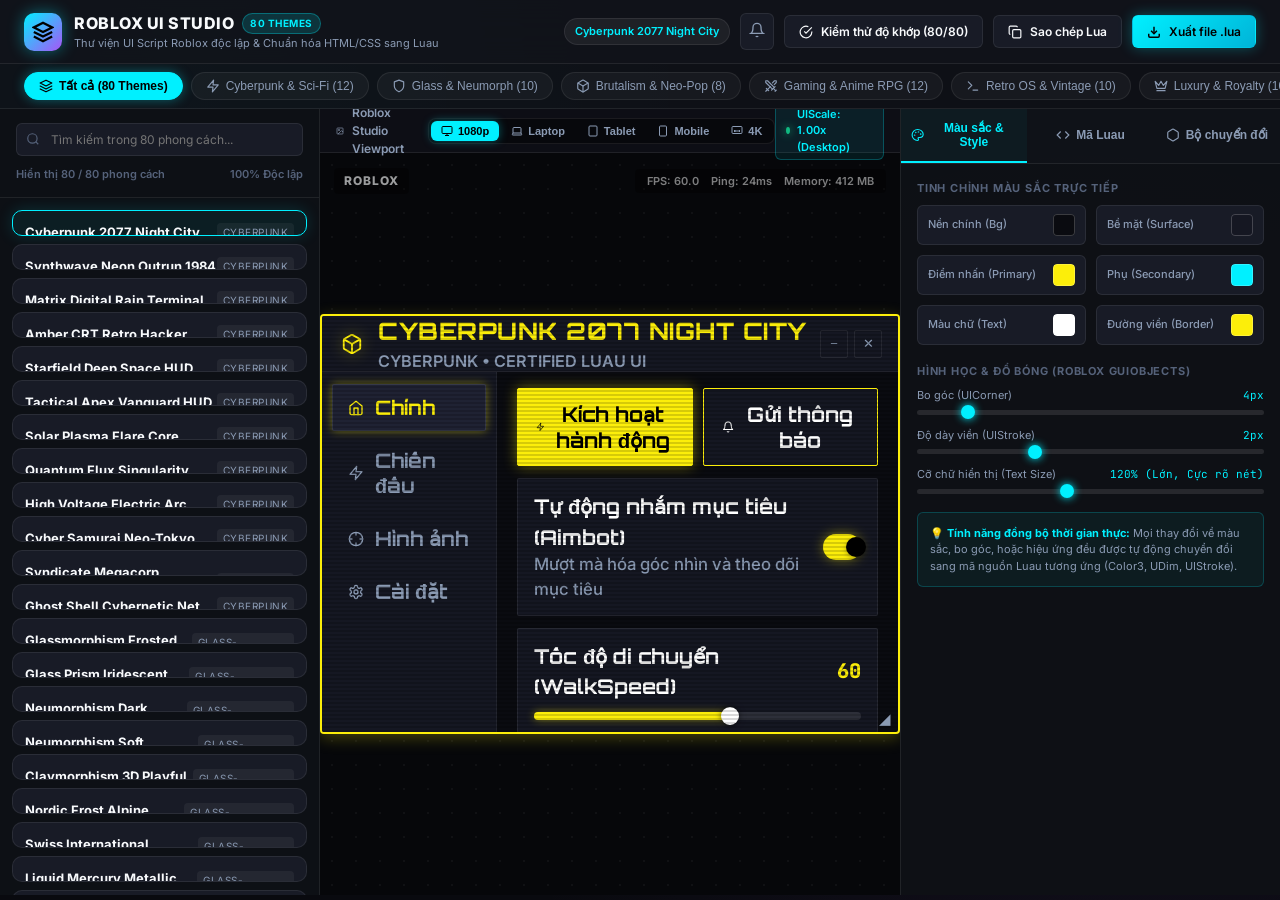
<file: index.html>
<!DOCTYPE html>
<html lang="vi">
<head>
    <meta charset="UTF-8">
    <meta name="viewport" content="width=device-width, initial-scale=1.0">
    <title>Roblox UI Library Studio • 80 Phong cách Giao diện Độc lập & Bộ chuyển đổi Luau chuẩn hoá</title>
    <meta name="description" content="Bộ công cụ thiết kế và 80 thư viện UI script Roblox mẫu độc lập hoàn toàn về phong cách. Tinh chỉnh màu sắc trực tiếp trên web và xuất ra file Luau chính xác 100%.">
    
    <!-- Google Fonts -->
    <link rel="preconnect" href="https://fonts.googleapis.com">
    <link rel="preconnect" href="https://fonts.gstatic.com" crossorigin>
    <link href="https://fonts.googleapis.com/css2?family=Cinzel:wght@600;700;900&family=Fredoka:wght@500;600;700&family=Inter:wght@300;400;500;600;700;800&family=JetBrains+Mono:wght@400;500;600;700&family=Orbitron:wght@600;700;800;900&family=Press+Start+2P&family=VT323&display=swap" rel="stylesheet">
    
    <!-- Stylesheets -->
    <link rel="stylesheet" href="css/main.css">
    <link rel="stylesheet" href="css/components.css">
    <link rel="stylesheet" href="css/themes.css">
</head>
<body>

    <!-- App Header -->
    <header class="app-header">
        <div class="brand-wrapper">
            <div class="brand-icon">
                <svg width="22" height="22" viewBox="0 0 24 24" fill="none" stroke="currentColor" stroke-width="2.5"><polygon points="12 2 2 7 12 12 22 7 12 2"/><polyline points="2 17 12 22 22 17"/><polyline points="2 12 12 17 22 12"/></svg>
            </div>
            <div class="brand-info">
                <h1>
                    <span>ROBLOX UI STUDIO</span>
                    <span class="brand-badge">80 THEMES</span>
                </h1>
                <p>Thư viện UI Script Roblox độc lập & Chuẩn hóa HTML/CSS sang Luau</p>
            </div>
        </div>

        <div class="header-actions">
            <span id="currentThemeBadge" style="font-size: 11px; padding: 4px 10px; background: rgba(255,255,255,0.06); border: 1px solid var(--border-subtle); border-radius: 20px; color: var(--accent-cyan); font-weight: 600;">
                Cyberpunk 2077 Night City
            </span>

            <button class="btn-icon" id="audioToggleBtn" title="Bật/Tắt âm thanh hiệu ứng">
                <svg width="16" height="16" viewBox="0 0 24 24" fill="none" stroke="currentColor" stroke-width="2"><path d="M6 8a6 6 0 0 1 12 0c0 7 3 9 3 9H3s3-2 3-9"/><path d="M10.3 21a1.94 1.94 0 0 0 3.4 0"/></svg>
            </button>

            <button class="btn btn-secondary" id="fidelityTestBtn">
                <svg width="14" height="14" viewBox="0 0 24 24" fill="none" stroke="currentColor" stroke-width="2"><path d="M22 11.08V12a10 10 0 1 1-5.93-9.14"/><polyline points="22 4 12 14.01 9 11.01"/></svg>
                <span>Kiểm thử độ khớp (80/80)</span>
            </button>

            <button class="btn btn-secondary" id="copyLuaBtn">
                <svg width="14" height="14" viewBox="0 0 24 24" fill="none" stroke="currentColor" stroke-width="2"><rect width="14" height="14" x="8" y="8" rx="2" ry="2"/><path d="M4 16c-1.1 0-2-.9-2-2V4c0-1.1.9-2 2-2h10c1.1 0 2 .9 2 2"/></svg>
                <span>Sao chép Lua</span>
            </button>

            <button class="btn btn-primary" id="downloadLuaBtn">
                <svg width="14" height="14" viewBox="0 0 24 24" fill="none" stroke="currentColor" stroke-width="2.5"><path d="M21 15v4a2 2 0 0 1-2 2H5a2 2 0 0 1-2-2v-4"/><polyline points="7 10 12 15 17 10"/><line x1="12" x2="12" y1="15" y2="3"/></svg>
                <span>Xuất file .lua</span>
            </button>
        </div>
    </header>

    <!-- Category Filter Bar -->
    <nav class="category-filter-bar" id="categoryBar">
        <!-- Rendered by JS -->
    </nav>

    <!-- Main Studio Workspace (3 Columns) -->
    <main class="studio-container">
        
        <!-- Left Column: 80 Themes Explorer -->
        <aside class="themes-explorer">
            <div class="explorer-header">
                <div class="search-box">
                    <span class="search-icon">
                        <svg width="14" height="14" viewBox="0 0 24 24" fill="none" stroke="currentColor" stroke-width="2"><circle cx="11" cy="11" r="8"/><line x1="21" x2="16.65" y1="21" y2="16.65"/></svg>
                    </span>
                    <input type="text" id="searchInput" class="search-input" placeholder="Tìm kiếm trong 80 phong cách..." />
                </div>
                <div class="themes-count-label">
                    <span id="themesCount">Đang tải...</span>
                    <span>100% Độc lập</span>
                </div>
            </div>

            <div class="themes-list" id="themesList">
                <!-- Rendered by JS -->
            </div>
        </aside>

        <!-- Center Column: Live Roblox Viewport Simulator -->
        <section class="preview-viewport">
            <div class="viewport-toolbar">
                <div class="viewport-title">
                    <svg width="14" height="14" viewBox="0 0 24 24" fill="none" stroke="currentColor" stroke-width="2"><rect width="18" height="18" x="3" y="3" rx="2"/><circle cx="9" cy="9" r="2"/><path d="m21 15-3.086-3.086a2 2 0 0 0-2.828 0L6 21"/></svg>
                    <span>Roblox Studio Viewport</span>
                </div>

                <!-- Universal Responsive Resolution Switcher -->
                <div class="viewport-device-switcher" id="deviceSwitcher">
                    <button class="device-btn active" data-device="desktop" data-scale="1.0" title="Desktop 1080p (Scale 1.0x - Chuẩn 1920x1080)">
                        <svg width="12" height="12" viewBox="0 0 24 24" fill="none" stroke="currentColor" stroke-width="2"><rect width="20" height="14" x="2" y="3" rx="2"/><line x1="8" x2="16" y1="21" y2="21"/><line x1="12" x2="12" y1="17" y2="21"/></svg>
                        <span>1080p</span>
                    </button>
                    <button class="device-btn" data-device="laptop" data-scale="0.88" title="Laptop / Màn hình nhỏ (Scale 0.88x - Chuẩn 1366x768)">
                        <svg width="12" height="12" viewBox="0 0 24 24" fill="none" stroke="currentColor" stroke-width="2"><path d="M20 16V7a2 2 0 0 0-2-2H6a2 2 0 0 0-2 2v9m16 0H4m16 0 1.28 2.55a1 1 0 0 1-.9 1.45H3.62a1 1 0 0 1-.9-1.45L4 16"/></svg>
                        <span>Laptop</span>
                    </button>
                    <button class="device-btn" data-device="tablet" data-scale="0.78" title="Tablet / iPad (Scale 0.78x - Chuẩn 1024x768)">
                        <svg width="12" height="12" viewBox="0 0 24 24" fill="none" stroke="currentColor" stroke-width="2"><rect width="16" height="20" x="4" y="2" rx="2"/><line x1="12" x2="12.01" y1="18" y2="18"/></svg>
                        <span>Tablet</span>
                    </button>
                    <button class="device-btn" data-device="mobile" data-scale="0.65" title="Mobile Phone (Scale 0.65x - Tự động co giãn chống tràn viền và to chữ)">
                        <svg width="12" height="12" viewBox="0 0 24 24" fill="none" stroke="currentColor" stroke-width="2"><rect width="14" height="20" x="5" y="2" rx="2"/><path d="M12 18h.01"/></svg>
                        <span>Mobile</span>
                    </button>
                    <button class="device-btn" data-device="4k" data-scale="1.30" title="2K / 4K UHD (Scale 1.30x - Hiển thị sắc nét trên màn hình lớn)">
                        <svg width="12" height="12" viewBox="0 0 24 24" fill="none" stroke="currentColor" stroke-width="2"><rect width="20" height="14" x="2" y="3" rx="2"/><path d="M7 10v4"/><path d="M7 12h3"/><path d="M10 10v4"/><path d="M14 10v4"/><path d="m18 10-2 2 2 2"/></svg>
                        <span>4K</span>
                    </button>
                </div>

                <div class="viewport-responsive-badge" id="viewportResponsiveBadge" title="Động cơ UIScale tự động tính toán theo Camera.ViewportSize">
                    <span class="badge-dot"></span>
                    <span id="scaleStatusText">UIScale: 1.00x (Desktop)</span>
                </div>
            </div>

            <div class="viewport-canvas">
                <!-- Simulated Roblox TopBar Backdrop -->
                <div class="roblox-studio-chrome">
                    <div class="roblox-logo-mock">ROBLOX</div>
                    <div class="roblox-stats-mock">
                        <span>FPS: 60.0</span>
                        <span>Ping: 24ms</span>
                        <span>Memory: 412 MB</span>
                    </div>
                </div>

                <!-- The Interactive Roblox Window GUI -->
                <div class="roblox-window" id="robloxWindow">
                    <!-- Header -->
                    <div class="rbx-header">
                        <div class="rbx-header-title-wrap">
                            <div class="rbx-header-icon" id="rbxHeaderIcon">
                                <svg width="22" height="22" viewBox="0 0 24 24" fill="none" stroke="currentColor" stroke-width="2"><path d="M21 8a2 2 0 0 0-1-1.73l-7-4a2 2 0 0 0-2 0l-7 4A2 2 0 0 0 3 8v8a2 2 0 0 0 1 1.73l7 4a2 2 0 0 0 2 0l7-4A2 2 0 0 0 21 16Z"/><path d="m3.3 7 8.7 5 8.7-5"/><path d="M12 22V12"/></svg>
                            </div>
                            <div class="rbx-title-group">
                                <span class="rbx-title" id="rbxTitle">CYBERPUNK 2077 NIGHT CITY</span>
                                <span class="rbx-subtitle" id="rbxSubtitle">CYBERPUNK • CERTIFIED LUAU UI</span>
                            </div>
                        </div>
                        <div class="rbx-window-controls">
                            <button class="rbx-control-btn" title="Thu nhỏ">−</button>
                            <button class="rbx-control-btn" title="Đóng">✕</button>
                        </div>
                    </div>

                    <!-- Body -->
                    <div class="rbx-body">
                        <!-- Sidebar Tabs -->
                        <div class="rbx-sidebar" id="rbxSidebar">
                            <!-- Rendered by JS with high-res icons -->
                        </div>

                        <!-- Active Page Content -->
                        <div class="rbx-content" id="rbxContent">
                            <!-- Rendered by JS -->
                        </div>
                    </div>

                    <!-- Arbitrary Resize Handle at Bottom-Right Corner -->
                    <div class="rbx-resize-handle" id="rbxResizeHandle" title="Kéo để tuỳ ý thay đổi kích thước cửa sổ">
                        ◢
                    </div>
                    <div class="rbx-resize-tooltip" id="rbxResizeTooltip">580 × 420 px</div>
                </div>

                <!-- Floating Toast Notifications inside Viewport -->
                <div class="rbx-notification-container" id="rbxNotificationContainer"></div>
            </div>
        </section>

        <!-- Right Column: Studio Customizer & Transpiler Tools -->
        <aside class="studio-tools-panel">
            <nav class="tools-nav-tabs">
                <button class="tool-tab-btn active" data-pane="paneCustomizer">
                    <svg width="14" height="14" viewBox="0 0 24 24" fill="none" stroke="currentColor" stroke-width="2"><circle cx="13.5" cy="6.5" r=".5"/><circle cx="17.5" cy="10.5" r=".5"/><circle cx="8.5" cy="7.5" r=".5"/><circle cx="6.5" cy="12.5" r=".5"/><path d="M12 2C6.5 2 2 6.5 2 12s4.5 10 10 10c.926 0 1.648-.746 1.648-1.688 0-.437-.18-.835-.437-1.125-.29-.289-.438-.652-.438-1.125a1.64 1.64 0 0 1 1.668-1.668h1.996c3.051 0 5.555-2.503 5.555-5.554C21.965 6.012 17.461 2 12 2z"/></svg>
                    <span>Màu sắc & Style</span>
                </button>
                <button class="tool-tab-btn" data-pane="paneLuauCode">
                    <svg width="14" height="14" viewBox="0 0 24 24" fill="none" stroke="currentColor" stroke-width="2"><polyline points="16 18 22 12 16 6"/><polyline points="8 6 2 12 8 18"/></svg>
                    <span>Mã Luau</span>
                </button>
                <button class="tool-tab-btn" data-pane="paneTranspiler">
                    <svg width="14" height="14" viewBox="0 0 24 24" fill="none" stroke="currentColor" stroke-width="2"><path d="M21 16V8a2 2 0 0 0-1-1.73l-7-4a2 2 0 0 0-2 0l-7 4A2 2 0 0 0 3 8v8a2 2 0 0 0 1 1.73l7 4a2 2 0 0 0 2 0l7-4A2 2 0 0 0 21 16Z"/></svg>
                    <span>Bộ chuyển đổi</span>
                </button>
            </nav>

            <div class="tools-content-area">
                
                <!-- Pane 1: Live Color & Geometry Customizer -->
                <div class="tool-pane active" id="paneCustomizer">
                    <div>
                        <div class="tool-section-title">Tinh chỉnh màu sắc trực tiếp</div>
                        <div class="color-controls-grid">
                            <div class="color-control-item">
                                <span class="color-label">Nền chính (Bg)</span>
                                <div class="color-input-wrapper">
                                    <input type="color" id="colorBg" class="color-input-native" />
                                </div>
                            </div>
                            <div class="color-control-item">
                                <span class="color-label">Bề mặt (Surface)</span>
                                <div class="color-input-wrapper">
                                    <input type="color" id="colorSurface" class="color-input-native" />
                                </div>
                            </div>
                            <div class="color-control-item">
                                <span class="color-label">Điểm nhấn (Primary)</span>
                                <div class="color-input-wrapper">
                                    <input type="color" id="colorPrimary" class="color-input-native" />
                                </div>
                            </div>
                            <div class="color-control-item">
                                <span class="color-label">Phụ (Secondary)</span>
                                <div class="color-input-wrapper">
                                    <input type="color" id="colorSecondary" class="color-input-native" />
                                </div>
                            </div>
                            <div class="color-control-item">
                                <span class="color-label">Màu chữ (Text)</span>
                                <div class="color-input-wrapper">
                                    <input type="color" id="colorText" class="color-input-native" />
                                </div>
                            </div>
                            <div class="color-control-item">
                                <span class="color-label">Đường viền (Border)</span>
                                <div class="color-input-wrapper">
                                    <input type="color" id="colorBorder" class="color-input-native" />
                                </div>
                            </div>
                        </div>
                    </div>

                    <div>
                        <div class="tool-section-title">Hình học & Đổ bóng (Roblox GuiObjects)</div>
                        <div class="range-control-group">
                            <div class="range-item">
                                <div class="range-header">
                                    <span>Bo góc (UICorner)</span>
                                    <span id="radiusVal">8px</span>
                                </div>
                                <input type="range" id="radiusInput" class="custom-range" min="0" max="30" value="8" />
                            </div>

                            <div class="range-item">
                                <div class="range-header">
                                    <span>Độ dày viền (UIStroke)</span>
                                    <span id="borderVal">2px</span>
                                </div>
                                <input type="range" id="borderInput" class="custom-range" min="0" max="6" value="2" />
                            </div>

                            <div class="range-item">
                                <div class="range-header">
                                    <span>Cỡ chữ hiển thị (Text Size)</span>
                                    <span id="textScaleVal">120% (Lớn, Cực rõ nét)</span>
                                </div>
                                <input type="range" id="textScaleInput" class="custom-range" min="90" max="160" step="5" value="120" />
                            </div>
                        </div>
                    </div>

                    <div style="background: rgba(0, 240, 255, 0.05); border: 1px solid rgba(0, 240, 255, 0.2); border-radius: var(--radius-sm); padding: 12px; font-size: 11px; color: var(--text-muted); line-height: 1.5;">
                        <strong style="color: var(--accent-cyan);">💡 Tính năng đồng bộ thời gian thực:</strong> Mọi thay đổi về màu sắc, bo góc, hoặc hiệu ứng đều được tự động chuyển đổi sang mã nguồn Luau tương ứng (Color3, UDim, UIStroke).
                    </div>
                </div>

                <!-- Pane 2: Luau Code & Export Output -->
                <div class="tool-pane" id="paneLuauCode">
                    <div class="code-output-container">
                        <div class="code-header">
                            <span class="code-filename">
                                <svg width="12" height="12" viewBox="0 0 24 24" fill="none" stroke="currentColor" stroke-width="2"><polyline points="16 18 22 12 16 6"/><polyline points="8 6 2 12 8 18"/></svg>
                                <span>RobloxUILib_Export.lua</span>
                            </span>
                            <span style="font-size: 10px; color: #10b981; font-weight: 700;">● READY TO RUN</span>
                        </div>
                        <pre class="code-body" id="luaCodeOutput">-- Loading Luau code...</pre>
                    </div>

                    <div style="font-size: 11px; color: var(--text-muted); line-height: 1.5;">
                        <strong>Cách dùng trong Roblox Studio:</strong>
                        <ol style="margin-left: 18px; margin-top: 6px;">
                            <li>Sao chép toàn bộ mã nguồn bên trên.</li>
                            <li>Tạo 1 <code>LocalScript</code> trong <code>StarterPlayerScripts</code> hoặc <code>StarterGui</code>.</li>
                            <li>Dán mã nguồn và nhấn <strong>Play (F5)</strong>.</li>
                        </ol>
                    </div>
                </div>

                <!-- Pane 3: HTML/CSS to Luau Transpiler Tester -->
                <div class="tool-pane" id="paneTranspiler">
                    <div class="tool-section-title">Kiểm tra bộ chuyển đổi CSS sang Roblox GuiObjects</div>
                    
                    <div style="display: flex; flex-direction: column; gap: 8px;">
                        <textarea id="testCssInput" style="width: 100%; height: 90px; background: #0b0c10; border: 1px solid var(--border-subtle); border-radius: var(--radius-sm); color: #00f0ff; font-family: 'JetBrains Mono', monospace; font-size: 11px; padding: 8px; resize: vertical;" placeholder="Nhập CSS, ví dụ: background-color: #ff0055; border-radius: 12px; border: 2px solid #00f0ff;"></textarea>
                        
                        <button class="btn btn-secondary" id="parseCssBtn" style="justify-content: center;">
                            <span>Chuyển đổi sang thuộc tính Roblox</span>
                        </button>
                    </div>

                    <div style="margin-top: 10px;">
                        <div class="tool-section-title">Kết quả ánh xạ Luau:</div>
                        <pre id="parsedPropsOutput" style="background: #0b0c10; border: 1px solid var(--border-subtle); border-radius: var(--radius-sm); padding: 10px; font-family: 'JetBrains Mono', monospace; font-size: 11px; color: #10b981; min-height: 80px; overflow-x: auto;">{ /* Nhấn nút chuyển đổi để xem kết quả */ }</pre>
                    </div>

                    <div style="font-size: 11px; color: var(--text-muted); line-height: 1.5;">
                        <strong>Quy tắc chuẩn hóa tự động:</strong>
                        <ul style="margin-left: 18px; margin-top: 4px;">
                            <li><code>background-color</code> ➔ <code>BackgroundColor3 = Color3.fromRGB(...)</code></li>
                            <li><code>border-radius: Xpx</code> ➔ <code>UICorner.CornerRadius = UDim.new(0, X)</code></li>
                            <li><code>border: Xpx solid C</code> ➔ <code>UIStroke.Thickness = X, UIStroke.Color</code></li>
                            <li><code>font-family</code> ➔ <code>Enum.Font.*</code> tự động nhận diện</li>
                        </ul>
                    </div>
                </div>

            </div>
        </aside>

    </main>

    <!-- Modal: Automated Fidelity Test Results -->
    <div class="modal-overlay" id="fidelityModal">
        <div class="modal-dialog">
            <div class="modal-header">
                <h3>
                    <svg width="18" height="18" viewBox="0 0 24 24" fill="none" stroke="#10b981" stroke-width="2.5"><path d="M22 11.08V12a10 10 0 1 1-5.93-9.14"/><polyline points="22 4 12 14.01 9 11.01"/></svg>
                    <span>Chứng nhận kiểm thử độ chuẩn hoá (Fidelity Verification)</span>
                </h3>
                <button class="rbx-control-btn" id="closeModalBtn">✕</button>
            </div>
            <div class="modal-body" id="fidelityModalBody">
                <!-- Rendered by JS -->
            </div>
            <div class="modal-footer">
                <button class="btn btn-secondary" onclick="document.getElementById('fidelityModal').classList.remove('open')">Đóng</button>
            </div>
        </div>
    </div>

    <!-- Web Toast Stack -->
    <div class="web-notification-stack" id="webNotificationStack"></div>

    <!-- Scripts -->
    <script src="js/icon-system.js"></script>
    <script src="js/audio-fx.js"></script>
    <script src="js/themes-data.js"></script>
    <script src="js/roblox-converter.js"></script>
    <script src="js/validator.js"></script>
    <script src="js/app.js"></script>
</body>
</html>
</file>
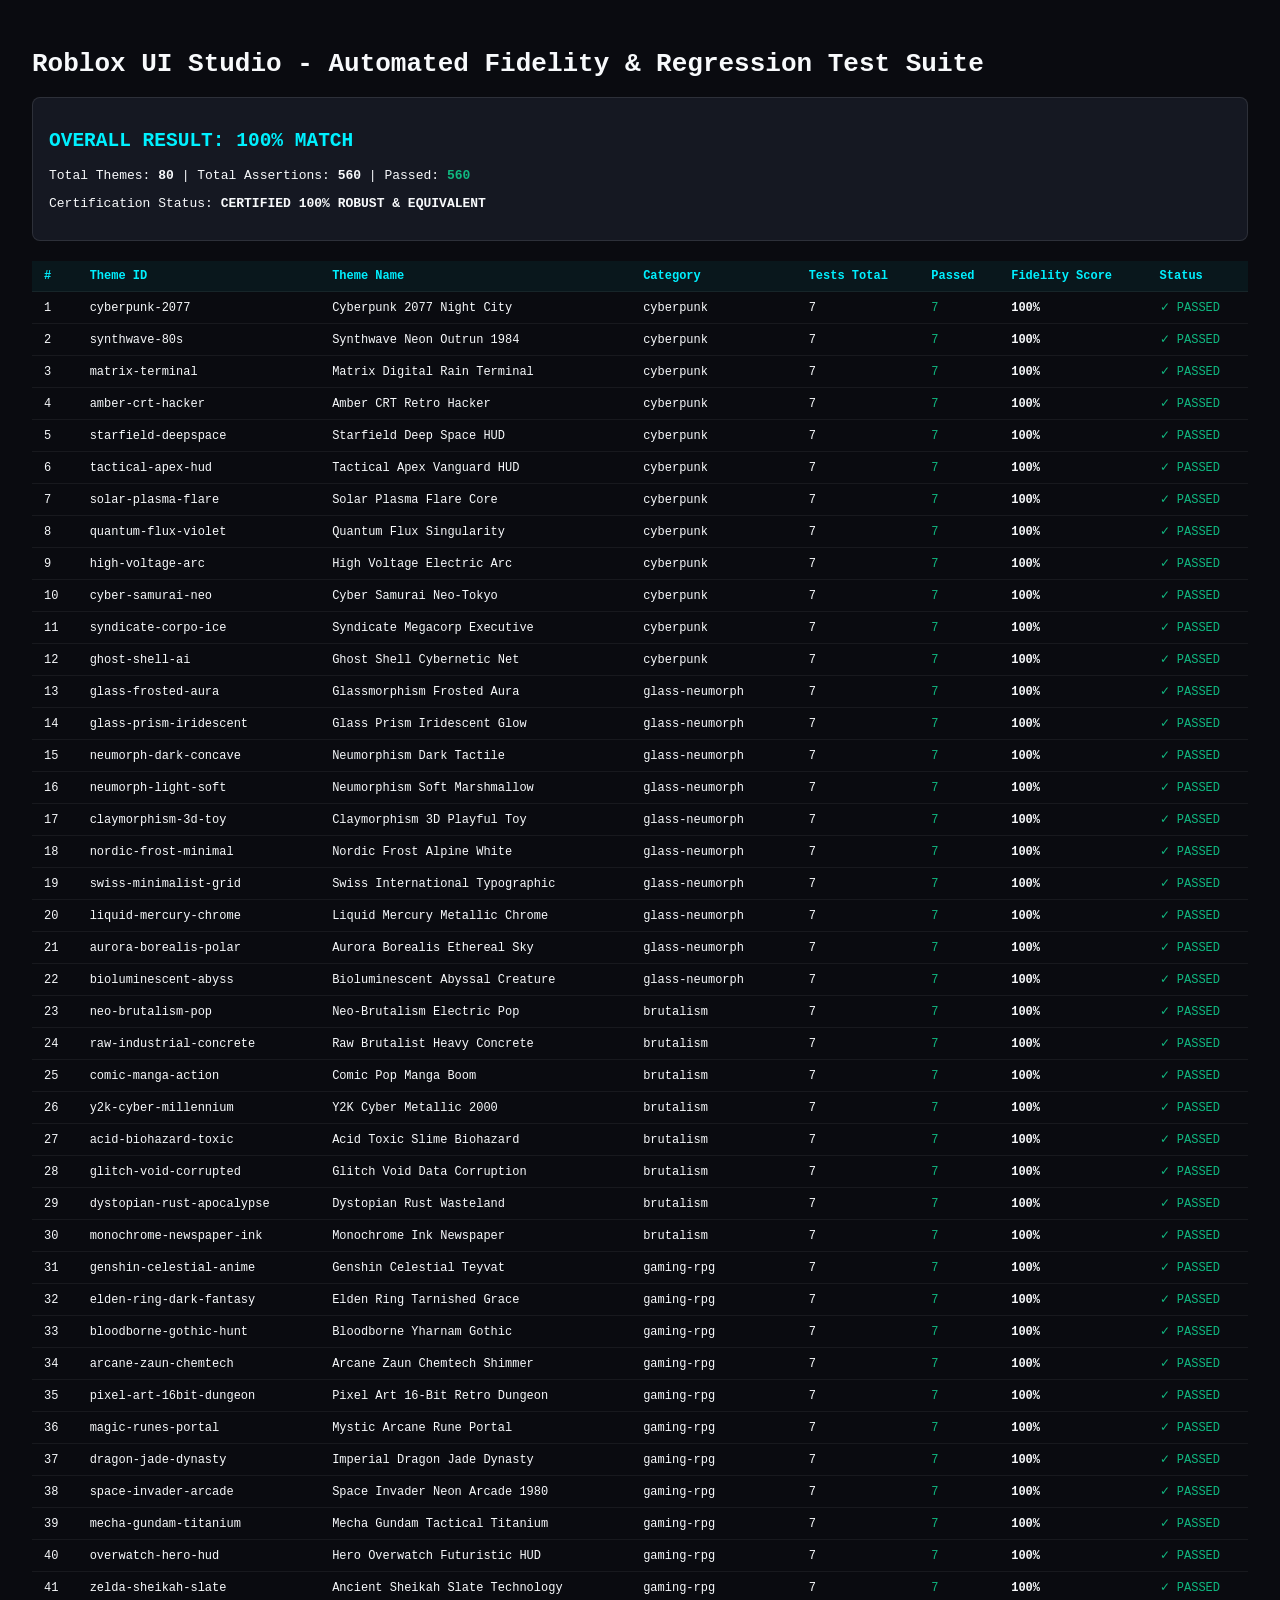
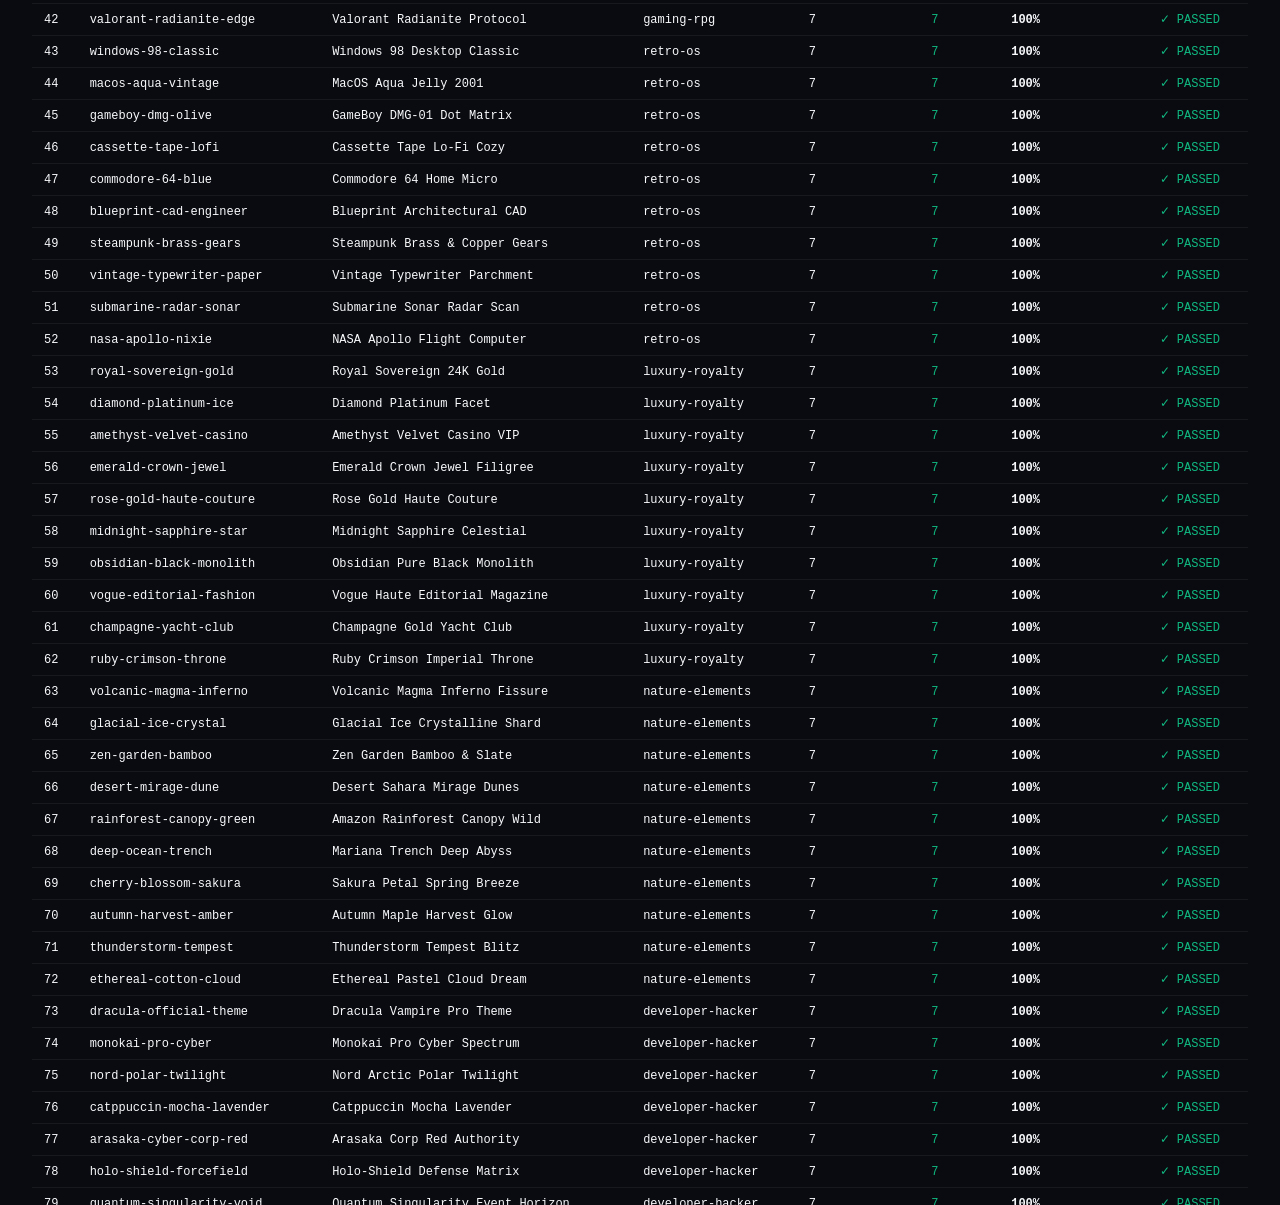
<file: tests/fidelity_test.html>
<!DOCTYPE html>
<html lang="en">
<head>
    <meta charset="UTF-8">
    <title>Automated Fidelity Test Suite • 80 Themes Roblox UI Transpiler</title>
    <style>
        body { font-family: monospace; background: #0a0b10; color: #f8fafc; padding: 24px; }
        .pass { color: #10b981; }
        .fail { color: #ef4444; }
        .summary-card { background: #151822; padding: 16px; border-radius: 8px; border: 1px solid rgba(255,255,255,0.1); margin-bottom: 20px; }
        table { width: 100%; border-collapse: collapse; margin-top: 10px; }
        th, td { text-align: left; padding: 8px 12px; border-bottom: 1px solid rgba(255,255,255,0.06); font-size: 12px; }
        th { color: #00f0ff; background: rgba(0, 240, 255, 0.05); }
    </style>
</head>
<body>
    <h1>Roblox UI Studio - Automated Fidelity & Regression Test Suite</h1>
    <div class="summary-card" id="summaryCard">Running automated tests on all 80 themes...</div>
    <table>
        <thead>
            <tr>
                <th>#</th>
                <th>Theme ID</th>
                <th>Theme Name</th>
                <th>Category</th>
                <th>Tests Total</th>
                <th>Passed</th>
                <th>Fidelity Score</th>
                <th>Status</th>
            </tr>
        </thead>
        <tbody id="resultsBody"></tbody>
    </table>

    <script src="../js/icon-system.js"></script>
    <script src="../js/themes-data.js"></script>
    <script src="../js/roblox-converter.js"></script>
    <script src="../js/validator.js"></script>
    <script>
        document.addEventListener('DOMContentLoaded', () => {
            const validator = new UIStudioValidator(ROBOLX_THEMES, RobloxConverter);
            const suite = validator.runFullSuite();

            document.getElementById('summaryCard').innerHTML = `
                <h2 style="color: #00f0ff;">OVERALL RESULT: ${suite.overallScore}% MATCH</h2>
                <p>Total Themes: <strong>${suite.totalThemes}</strong> | Total Assertions: <strong>${suite.totalChecks}</strong> | Passed: <strong class="pass">${suite.totalPassed}</strong></p>
                <p>Certification Status: <strong>${suite.isCertified ? 'CERTIFIED 100% ROBUST & EQUIVALENT' : 'FAILED'}</strong></p>
            `;

            const tbody = document.getElementById('resultsBody');
            tbody.innerHTML = suite.themesResults.map((r, i) => `
                <tr>
                    <td>${i + 1}</td>
                    <td><code>${r.themeId}</code></td>
                    <td>${r.themeName}</td>
                    <td>${ROBOLX_THEMES[i].category}</td>
                    <td>${r.total}</td>
                    <td class="pass">${r.passed}</td>
                    <td><strong>${r.score}%</strong></td>
                    <td class="${r.isCertified ? 'pass' : 'fail'}">${r.isCertified ? '✓ PASSED' : '✕ FAILED'}</td>
                </tr>
            `).join('');
        });
    </script>
</body>
</html>
</file>
<file: css/main.css>
@import url('https://fonts.googleapis.com/css2?family=Cinzel:wght@600;700;900&family=Fredoka:wght@500;600;700&family=Inter:wght@300;400;500;600;700;800&family=JetBrains+Mono:wght@400;500;600;700&family=Orbitron:wght@600;700;800;900&family=Press+Start+2P&family=VT323&display=swap');

:root {
    --bg-base: #090a0f;
    --bg-surface: #12141c;
    --bg-card: #181b26;
    --bg-card-hover: #202434;
    --border-subtle: rgba(255, 255, 255, 0.08);
    --border-focus: #00f0ff;
    --text-primary: #f8fafc;
    --text-muted: #8b9bb4;
    --text-dim: #55627a;
    --accent-cyan: #00f0ff;
    --accent-purple: #a855f7;
    --accent-pink: #ec4899;
    --accent-green: #10b981;
    --accent-amber: #f59e0b;
    --accent-red: #ef4444;
    --radius-sm: 6px;
    --radius-md: 10px;
    --radius-lg: 16px;
    --radius-xl: 24px;
    --shadow-main: 0 10px 30px -10px rgba(0, 0, 0, 0.6);
    --glass-bg: rgba(18, 20, 28, 0.85);
    --glass-blur: blur(16px);
    --transition-fast: 0.15s ease;
    --transition-norm: 0.25s cubic-bezier(0.16, 1, 0.3, 1);
}

* {
    margin: 0;
    padding: 0;
    box-sizing: border-box;
}

body {
    background-color: var(--bg-base);
    color: var(--text-primary);
    font-family: 'Inter', -apple-system, BlinkMacSystemFont, sans-serif;
    min-height: 100vh;
    overflow-x: hidden;
    line-height: 1.5;
    background-image: 
        radial-gradient(circle at 15% 10%, rgba(0, 240, 255, 0.05) 0%, transparent 40%),
        radial-gradient(circle at 85% 80%, rgba(168, 85, 247, 0.05) 0%, transparent 45%);
}

/* Custom Scrollbars */
::-webkit-scrollbar {
    width: 6px;
    height: 6px;
}
::-webkit-scrollbar-track {
    background: rgba(0, 0, 0, 0.2);
}
::-webkit-scrollbar-thumb {
    background: rgba(255, 255, 255, 0.15);
    border-radius: 4px;
}
::-webkit-scrollbar-thumb:hover {
    background: var(--accent-cyan);
}

/* App Header */
.app-header {
    height: 64px;
    background: var(--glass-bg);
    backdrop-filter: var(--glass-blur);
    border-bottom: 1px solid var(--border-subtle);
    display: flex;
    align-items: center;
    justify-content: space-between;
    padding: 0 24px;
    position: sticky;
    top: 0;
    z-index: 100;
}

.brand-wrapper {
    display: flex;
    align-items: center;
    gap: 12px;
}

.brand-icon {
    width: 38px;
    height: 38px;
    background: linear-gradient(135deg, var(--accent-cyan), var(--accent-purple));
    border-radius: var(--radius-md);
    display: flex;
    align-items: center;
    justify-content: center;
    color: #000;
    box-shadow: 0 0 16px rgba(0, 240, 255, 0.4);
}

.brand-info h1 {
    font-size: 16px;
    font-weight: 800;
    letter-spacing: 0.5px;
    display: flex;
    align-items: center;
    gap: 8px;
}

.brand-badge {
    font-size: 10px;
    padding: 2px 7px;
    background: rgba(0, 240, 255, 0.15);
    color: var(--accent-cyan);
    border: 1px solid rgba(0, 240, 255, 0.3);
    border-radius: 20px;
    font-weight: 700;
}

.brand-info p {
    font-size: 11px;
    color: var(--text-muted);
}

.header-actions {
    display: flex;
    align-items: center;
    gap: 10px;
}

.btn {
    display: inline-flex;
    align-items: center;
    gap: 8px;
    padding: 8px 14px;
    font-size: 12px;
    font-weight: 600;
    border-radius: var(--radius-sm);
    cursor: pointer;
    transition: var(--transition-norm);
    border: 1px solid transparent;
    user-select: none;
    text-decoration: none;
    font-family: inherit;
}

.btn-secondary {
    background: var(--bg-card);
    color: var(--text-primary);
    border-color: var(--border-subtle);
}
.btn-secondary:hover {
    background: var(--bg-card-hover);
    border-color: rgba(255, 255, 255, 0.2);
}

.btn-primary {
    background: linear-gradient(135deg, var(--accent-cyan), #00b4d8);
    color: #000;
    box-shadow: 0 0 14px rgba(0, 240, 255, 0.3);
}
.btn-primary:hover {
    filter: brightness(1.1);
    transform: translateY(-1px);
    box-shadow: 0 0 20px rgba(0, 240, 255, 0.5);
}

.btn-success {
    background: linear-gradient(135deg, #10b981, #059669);
    color: #fff;
    box-shadow: 0 0 14px rgba(16, 185, 129, 0.3);
}
.btn-success:hover {
    filter: brightness(1.1);
    transform: translateY(-1px);
}

.btn-icon {
    padding: 8px;
    border-radius: var(--radius-sm);
    background: var(--bg-card);
    border: 1px solid var(--border-subtle);
    color: var(--text-muted);
    cursor: pointer;
}
.btn-icon:hover {
    color: var(--text-primary);
    border-color: rgba(255, 255, 255, 0.2);
}

/* Category Filter Bar */
.category-filter-bar {
    background: rgba(18, 20, 28, 0.6);
    border-bottom: 1px solid var(--border-subtle);
    padding: 8px 24px;
    display: flex;
    align-items: center;
    gap: 8px;
    overflow-x: auto;
    white-space: nowrap;
}

.cat-pill {
    display: inline-flex;
    align-items: center;
    gap: 6px;
    padding: 6px 14px;
    font-size: 12px;
    font-weight: 500;
    color: var(--text-muted);
    background: rgba(255, 255, 255, 0.04);
    border: 1px solid var(--border-subtle);
    border-radius: 20px;
    cursor: pointer;
    transition: var(--transition-fast);
}
.cat-pill:hover {
    color: var(--text-primary);
    background: rgba(255, 255, 255, 0.08);
}
.cat-pill.active {
    color: #000;
    background: var(--accent-cyan);
    border-color: var(--accent-cyan);
    font-weight: 700;
    box-shadow: 0 0 12px rgba(0, 240, 255, 0.35);
}

/* Main Studio Layout: 3 Columns */
.studio-container {
    display: grid;
    grid-template-columns: 320px 1fr 380px;
    height: calc(100vh - 114px);
    overflow: hidden;
}

/* Left Panel: Themes Explorer */
.themes-explorer {
    background: rgba(14, 16, 22, 0.95);
    border-right: 1px solid var(--border-subtle);
    display: flex;
    flex-direction: column;
    overflow: hidden;
}

.explorer-header {
    padding: 14px 16px;
    border-bottom: 1px solid var(--border-subtle);
    display: flex;
    flex-direction: column;
    gap: 10px;
}

.search-box {
    position: relative;
    display: flex;
    align-items: center;
}

.search-icon {
    position: absolute;
    left: 10px;
    color: var(--text-dim);
    pointer-events: none;
}

.search-input {
    width: 100%;
    background: var(--bg-card);
    border: 1px solid var(--border-subtle);
    border-radius: var(--radius-sm);
    padding: 8px 10px 8px 34px;
    color: var(--text-primary);
    font-size: 12px;
    font-family: inherit;
    outline: none;
    transition: var(--transition-fast);
}
.search-input:focus {
    border-color: var(--accent-cyan);
    box-shadow: 0 0 10px rgba(0, 240, 255, 0.2);
}

.themes-count-label {
    font-size: 11px;
    color: var(--text-dim);
    font-weight: 600;
    display: flex;
    justify-content: space-between;
}

.themes-list {
    flex: 1;
    overflow-y: auto;
    padding: 12px;
    display: flex;
    flex-direction: column;
    gap: 8px;
}

.theme-card {
    background: var(--bg-card);
    border: 1px solid var(--border-subtle);
    border-radius: var(--radius-md);
    padding: 12px;
    cursor: pointer;
    transition: var(--transition-norm);
    display: flex;
    flex-direction: column;
    gap: 8px;
    position: relative;
    overflow: hidden;
}

.theme-card:hover {
    background: var(--bg-card-hover);
    border-color: rgba(255, 255, 255, 0.2);
    transform: translateX(2px);
}

.theme-card.active {
    border-color: var(--accent-cyan);
    background: rgba(0, 240, 255, 0.06);
    box-shadow: 0 0 16px rgba(0, 240, 255, 0.15);
}

.theme-card-top {
    display: flex;
    align-items: center;
    justify-content: space-between;
}

.theme-card-title {
    font-size: 13px;
    font-weight: 700;
    color: var(--text-primary);
}

.theme-card-category {
    font-size: 10px;
    text-transform: uppercase;
    letter-spacing: 0.5px;
    padding: 2px 6px;
    border-radius: 4px;
    background: rgba(255, 255, 255, 0.05);
    color: var(--text-muted);
}

.theme-card-desc {
    font-size: 11px;
    color: var(--text-muted);
    line-height: 1.4;
    display: -webkit-box;
    -webkit-line-clamp: 2;
    -webkit-box-orient: vertical;
    overflow: hidden;
}

.theme-palette-preview {
    display: flex;
    align-items: center;
    gap: 6px;
}

.color-dot {
    width: 14px;
    height: 14px;
    border-radius: 4px;
    border: 1px solid rgba(255, 255, 255, 0.15);
}

/* Center Panel: Roblox Viewport Simulator */
.preview-viewport {
    background: #06070a;
    display: flex;
    flex-direction: column;
    overflow: hidden;
    position: relative;
}

.viewport-toolbar {
    height: 44px;
    background: rgba(15, 17, 24, 0.8);
    border-bottom: 1px solid var(--border-subtle);
    display: flex;
    align-items: center;
    justify-content: space-between;
    padding: 0 16px;
}

.viewport-title {
    display: flex;
    align-items: center;
    gap: 8px;
    font-size: 12px;
    font-weight: 600;
    color: var(--text-muted);
}

/* Device Resolution Switcher */
.viewport-device-switcher {
    display: flex;
    align-items: center;
    background: rgba(0, 0, 0, 0.4);
    border: 1px solid var(--border-subtle);
    border-radius: 8px;
    padding: 2px;
    gap: 2px;
}

.device-btn {
    display: inline-flex;
    align-items: center;
    gap: 5px;
    padding: 4px 10px;
    font-size: 11px;
    font-weight: 600;
    color: var(--text-muted);
    background: transparent;
    border: none;
    border-radius: 6px;
    cursor: pointer;
    transition: var(--transition-fast);
}

.device-btn:hover {
    color: var(--text-primary);
    background: rgba(255, 255, 255, 0.06);
}

.device-btn.active {
    color: #000;
    background: var(--accent-cyan);
    font-weight: 700;
    box-shadow: 0 0 10px rgba(0, 240, 255, 0.35);
}

/* Responsive UIScale Status Badge */
.viewport-responsive-badge {
    display: flex;
    align-items: center;
    gap: 7px;
    background: rgba(0, 240, 255, 0.08);
    border: 1px solid rgba(0, 240, 255, 0.25);
    border-radius: 6px;
    padding: 4px 10px;
    font-size: 11px;
    font-weight: 600;
    color: var(--accent-cyan);
}

.viewport-responsive-badge .badge-dot {
    width: 7px;
    height: 7px;
    border-radius: 50%;
    background: #10b981;
    box-shadow: 0 0 8px #10b981;
    animation: pulseDot 2s infinite ease-in-out;
}

@keyframes pulseDot {
    0%, 100% { opacity: 1; transform: scale(1); }
    50% { opacity: 0.5; transform: scale(0.85); }
}

.viewport-canvas {
    flex: 1;
    position: relative;
    display: flex;
    align-items: center;
    justify-content: center;
    overflow: hidden;
    background-image: 
        radial-gradient(rgba(255, 255, 255, 0.04) 1px, transparent 1px);
    background-size: 24px 24px;
}

/* Simulated Roblox TopBar Backdrop */
.roblox-studio-chrome {
    position: absolute;
    top: 10px;
    left: 14px;
    right: 14px;
    height: 36px;
    display: flex;
    align-items: center;
    justify-content: space-between;
    pointer-events: none;
    opacity: 0.6;
}

.roblox-logo-mock {
    font-size: 12px;
    font-weight: 800;
    letter-spacing: 1px;
    color: #fff;
    background: rgba(0, 0, 0, 0.5);
    padding: 4px 10px;
    border-radius: 4px;
}

.roblox-stats-mock {
    display: flex;
    gap: 12px;
    font-size: 11px;
    font-weight: 600;
    color: #ccc;
    background: rgba(0, 0, 0, 0.5);
    padding: 4px 12px;
    border-radius: 4px;
}

/* Right Panel: Studio Customizer & Transpiler */
.studio-tools-panel {
    background: rgba(14, 16, 22, 0.95);
    border-left: 1px solid var(--border-subtle);
    display: flex;
    flex-direction: column;
    overflow: hidden;
}

.tools-nav-tabs {
    display: flex;
    border-bottom: 1px solid var(--border-subtle);
    background: rgba(18, 20, 28, 0.5);
}

.tool-tab-btn {
    flex: 1;
    padding: 12px 10px;
    font-size: 12px;
    font-weight: 600;
    color: var(--text-muted);
    background: none;
    border: none;
    border-bottom: 2px solid transparent;
    cursor: pointer;
    transition: var(--transition-fast);
    display: flex;
    align-items: center;
    justify-content: center;
    gap: 6px;
}
.tool-tab-btn:hover {
    color: var(--text-primary);
}
.tool-tab-btn.active {
    color: var(--accent-cyan);
    border-bottom-color: var(--accent-cyan);
    background: rgba(0, 240, 255, 0.04);
}

.tools-content-area {
    flex: 1;
    overflow-y: auto;
    padding: 16px;
}

.tool-pane {
    display: none;
    flex-direction: column;
    gap: 18px;
}
.tool-pane.active {
    display: flex;
}

/* Color Picker Grids */
.tool-section-title {
    font-size: 11px;
    text-transform: uppercase;
    letter-spacing: 0.8px;
    color: var(--text-dim);
    font-weight: 700;
    margin-bottom: 8px;
}

.color-controls-grid {
    display: grid;
    grid-template-columns: 1fr 1fr;
    gap: 10px;
}

.color-control-item {
    background: var(--bg-card);
    border: 1px solid var(--border-subtle);
    border-radius: var(--radius-sm);
    padding: 8px 10px;
    display: flex;
    align-items: center;
    justify-content: space-between;
}

.color-label {
    font-size: 11px;
    color: var(--text-muted);
    font-weight: 500;
}

.color-input-wrapper {
    display: flex;
    align-items: center;
    gap: 6px;
}

.color-input-native {
    -webkit-appearance: none;
    border: none;
    width: 22px;
    height: 22px;
    border-radius: 4px;
    cursor: pointer;
    background: none;
}
.color-input-native::-webkit-color-swatch-wrapper {
    padding: 0;
}
.color-input-native::-webkit-color-swatch {
    border: 1px solid rgba(255, 255, 255, 0.2);
    border-radius: 4px;
}

.color-hex-text {
    font-size: 10px;
    font-family: 'JetBrains Mono', monospace;
    color: var(--text-dim);
    width: 52px;
}

/* Sliders inside customizer */
.range-control-group {
    display: flex;
    flex-direction: column;
    gap: 12px;
}

.range-item {
    display: flex;
    flex-direction: column;
    gap: 6px;
}

.range-header {
    display: flex;
    justify-content: space-between;
    font-size: 11px;
}
.range-header span:first-child { color: var(--text-muted); }
.range-header span:last-child { color: var(--accent-cyan); font-family: 'JetBrains Mono', monospace; }

.custom-range {
    -webkit-appearance: none;
    width: 100%;
    height: 5px;
    background: rgba(255, 255, 255, 0.1);
    border-radius: 3px;
    outline: none;
}
.custom-range::-webkit-slider-thumb {
    -webkit-appearance: none;
    width: 14px;
    height: 14px;
    border-radius: 50%;
    background: var(--accent-cyan);
    cursor: pointer;
    box-shadow: 0 0 8px var(--accent-cyan);
}

/* Luau Code Editor Output */
.code-output-container {
    background: #0b0c10;
    border: 1px solid var(--border-subtle);
    border-radius: var(--radius-md);
    overflow: hidden;
    display: flex;
    flex-direction: column;
}

.code-header {
    background: #11131a;
    padding: 8px 12px;
    border-bottom: 1px solid var(--border-subtle);
    display: flex;
    justify-content: space-between;
    align-items: center;
}

.code-filename {
    font-size: 11px;
    font-family: 'JetBrains Mono', monospace;
    color: var(--accent-cyan);
    display: flex;
    align-items: center;
    gap: 6px;
}

.code-body {
    padding: 12px;
    font-family: 'JetBrains Mono', monospace;
    font-size: 11px;
    line-height: 1.6;
    color: #e2e8f0;
    max-height: 380px;
    overflow-y: auto;
    white-space: pre-wrap;
    word-break: break-all;
}

/* Modal Popup */
.modal-overlay {
    position: fixed;
    top: 0;
    left: 0;
    right: 0;
    bottom: 0;
    background: rgba(0, 0, 0, 0.75);
    backdrop-filter: blur(8px);
    display: none;
    align-items: center;
    justify-content: center;
    z-index: 1000;
}
.modal-overlay.open {
    display: flex;
}

.modal-dialog {
    background: var(--bg-surface);
    border: 1px solid var(--border-subtle);
    border-radius: var(--radius-lg);
    width: 90%;
    max-width: 680px;
    max-height: 85vh;
    display: flex;
    flex-direction: column;
    box-shadow: 0 20px 50px rgba(0, 0, 0, 0.8);
    overflow: hidden;
    animation: modalPop 0.25s cubic-bezier(0.16, 1, 0.3, 1);
}

@keyframes modalPop {
    from { transform: scale(0.95); opacity: 0; }
    to { transform: scale(1); opacity: 1; }
}

.modal-header {
    padding: 16px 20px;
    border-bottom: 1px solid var(--border-subtle);
    display: flex;
    justify-content: space-between;
    align-items: center;
}
.modal-header h3 {
    font-size: 16px;
    font-weight: 700;
    display: flex;
    align-items: center;
    gap: 8px;
}

.modal-body {
    padding: 20px;
    overflow-y: auto;
    flex: 1;
}

.modal-footer {
    padding: 14px 20px;
    border-top: 1px solid var(--border-subtle);
    display: flex;
    justify-content: flex-end;
    gap: 10px;
}

/* Toast Notification in Web Studio */
.web-notification-stack {
    position: fixed;
    top: 76px;
    right: 24px;
    display: flex;
    flex-direction: column;
    gap: 10px;
    z-index: 2000;
    pointer-events: none;
}

.web-toast {
    min-width: 280px;
    max-width: 360px;
    background: var(--glass-bg);
    backdrop-filter: var(--glass-blur);
    border-radius: var(--radius-md);
    padding: 12px 16px;
    box-shadow: 0 10px 30px rgba(0, 0, 0, 0.5);
    display: flex;
    align-items: flex-start;
    gap: 12px;
    pointer-events: auto;
    animation: toastSlide 0.3s cubic-bezier(0.16, 1, 0.3, 1);
}

@keyframes toastSlide {
    from { transform: translateX(50px); opacity: 0; }
    to { transform: translateX(0); opacity: 1; }
}

/* Responsive adjustments */
@media (max-width: 1200px) {
    .studio-container {
        grid-template-columns: 280px 1fr 320px;
    }
}
@media (max-width: 900px) {
    .studio-container {
        grid-template-columns: 1fr;
        height: auto;
    }
    .themes-explorer, .studio-tools-panel {
        height: 500px;
    }
}
</file>
<file: css/components.css>
/* ==========================================================================
   SIMULATED ROBLOX UI WINDOW & INTERACTIVE COMPONENTS
   Renders pixel-perfect representation of Roblox GuiObjects
   ========================================================================== */

/* The Main Roblox ScreenGui Window */
.roblox-window {
    width: 580px;
    height: 420px;
    background-color: var(--theme-bg, #0a0b10);
    border: var(--theme-border-width, 2px) solid var(--theme-border, #fcee0a);
    border-radius: var(--theme-radius, 8px);
    box-shadow: 0 var(--theme-shadow-y, 6px) var(--theme-shadow-blur, 20px) var(--theme-shadow, rgba(252, 238, 10, 0.25));
    display: flex;
    flex-direction: column;
    overflow: hidden;
    position: relative;
    user-select: none;
    transform: scale(var(--viewport-scale, 1));
    transform-origin: center center;
    transition: box-shadow 0.25s ease, border-color 0.25s ease, transform 0.35s cubic-bezier(0.16, 1, 0.3, 1);
    backdrop-filter: blur(12px);

    /* Dynamic Scaled Font Engine - Generous, Prominent & Sharp */
    --font-scale: var(--theme-font-scale, 1.20);
    --fs-title: calc(20px * var(--font-scale));
    --fs-subtitle: calc(13.5px * var(--font-scale));
    --fs-tab: calc(16.5px * var(--font-scale));
    --fs-btn: calc(17px * var(--font-scale));
    --fs-label: calc(17px * var(--font-scale));
    --fs-desc: calc(14px * var(--font-scale));
    --fs-value: calc(17px * var(--font-scale));
    --fs-input: calc(16px * var(--font-scale));
    --fs-dropdown: calc(16.5px * var(--font-scale));
    --fs-dropdown-item: calc(15.5px * var(--font-scale));
    --fs-keybind: calc(16px * var(--font-scale));
    --fs-toast-title: calc(17.5px * var(--font-scale));
    --fs-toast-desc: calc(14px * var(--font-scale));
}

/* Window Header Bar */
.rbx-header {
    height: 56px;
    background-color: var(--theme-surface, #151722);
    border-bottom: 1px solid rgba(255, 255, 255, 0.08);
    display: flex;
    align-items: center;
    justify-content: space-between;
    padding: 0 16px;
    cursor: grab;
    position: relative;
}

.rbx-header:active {
    cursor: grabbing;
}

.rbx-title-group {
    display: flex;
    flex-direction: column;
}

.rbx-title {
    font-family: var(--theme-font, 'Orbitron', sans-serif);
    font-size: var(--fs-title);
    font-weight: 800;
    color: var(--theme-primary, #fcee0a);
    letter-spacing: 0.5px;
}

.rbx-subtitle {
    font-size: var(--fs-subtitle);
    color: var(--theme-text-dim, #8b9bb4);
    font-weight: 600;
}

.rbx-window-controls {
    display: flex;
    align-items: center;
    gap: 6px;
}

.rbx-control-btn {
    width: 28px;
    height: 28px;
    display: flex;
    align-items: center;
    justify-content: center;
    background: transparent;
    border: 1px solid rgba(255, 255, 255, 0.08);
    border-radius: calc(var(--theme-radius, 8px) / 2);
    color: var(--theme-text-dim, #8b9bb4);
    cursor: pointer;
    font-size: 13px;
    transition: 0.15s ease;
}
.rbx-control-btn:hover {
    background: var(--theme-danger, #ff003c);
    color: #fff;
    border-color: var(--theme-danger, #ff003c);
}

/* Main Body Layout: Tabs Sidebar + Content Page */
.rbx-body {
    flex: 1;
    display: flex;
    overflow: hidden;
}

/* Sidebar Tabs Navigation */
.rbx-sidebar {
    width: 175px;
    background-color: var(--theme-surface, #151722);
    border-right: 1px solid rgba(255, 255, 255, 0.06);
    padding: 12px 10px;
    display: flex;
    flex-direction: column;
    gap: 6px;
    overflow-y: auto;
}

.rbx-tab-btn {
    display: flex;
    align-items: center;
    gap: 10px;
    padding: 10px 14px;
    background: transparent;
    border: 1px solid transparent;
    border-radius: calc(var(--theme-radius, 8px) - 2px);
    color: var(--theme-text-dim, #8b9bb4);
    font-family: var(--theme-font, inherit);
    font-size: var(--fs-tab);
    font-weight: 700;
    cursor: pointer;
    transition: 0.2s ease;
    text-align: left;
}

.rbx-tab-btn:hover {
    background: var(--theme-surface-hover, #1f2233);
    color: var(--theme-text, #ffffff);
}

.rbx-tab-btn.active {
    background: var(--theme-surface-hover, #1f2233);
    color: var(--theme-primary, #fcee0a);
    border-color: rgba(255, 255, 255, 0.1);
    box-shadow: 0 0 10px var(--theme-primary-glow, rgba(252, 238, 10, 0.3));
}

/* Content Container */
.rbx-content {
    flex: 1;
    overflow-y: auto;
    padding: 16px 20px;
    display: flex;
    flex-direction: column;
    gap: 12px;
}

/* ==========================================================================
   INTERACTIVE WIDGET COMPONENTS
   ========================================================================== */

/* Button Component */
.rbx-button-widget {
    background-color: var(--theme-surface, #151722);
    border: 1px solid var(--theme-border, #fcee0a);
    border-radius: calc(var(--theme-radius, 8px) - 2px);
    padding: 12px 18px;
    color: var(--theme-text, #ffffff);
    font-family: var(--theme-font, inherit);
    font-size: var(--fs-btn);
    font-weight: 700;
    cursor: pointer;
    display: flex;
    align-items: center;
    justify-content: center;
    gap: 8px;
    transition: transform 0.1s ease, background-color 0.2s ease, box-shadow 0.2s ease;
    outline: none;
}

.rbx-button-widget:hover {
    background-color: var(--theme-surface-hover, #1f2233);
    box-shadow: 0 0 12px var(--theme-primary-glow, rgba(252, 238, 10, 0.3));
}

.rbx-button-widget:active {
    transform: scale(0.98);
}

.rbx-button-primary {
    background-color: var(--theme-primary, #fcee0a);
    color: #000;
    border-color: var(--theme-primary, #fcee0a);
    box-shadow: 0 0 14px var(--theme-primary-glow, rgba(252, 238, 10, 0.4));
}
.rbx-button-primary:hover {
    filter: brightness(1.1);
}

/* Toggle Switch Component */
.rbx-toggle-card {
    background-color: var(--theme-surface, #151722);
    border: 1px solid rgba(255, 255, 255, 0.08);
    border-radius: calc(var(--theme-radius, 8px) - 2px);
    padding: 12px 16px;
    display: flex;
    align-items: center;
    justify-content: space-between;
    cursor: pointer;
    transition: background-color 0.2s ease, border-color 0.2s ease;
}

.rbx-toggle-card:hover {
    background-color: var(--theme-surface-hover, #1f2233);
    border-color: rgba(255, 255, 255, 0.16);
}

.rbx-toggle-info {
    display: flex;
    flex-direction: column;
}

.rbx-toggle-title {
    font-family: var(--theme-font, inherit);
    font-size: var(--fs-label);
    font-weight: 700;
    color: var(--theme-text, #ffffff);
}

.rbx-toggle-desc {
    font-size: var(--fs-desc);
    color: var(--theme-text-dim, #8b9bb4);
    font-weight: 500;
}

.rbx-switch-track {
    width: 46px;
    height: 26px;
    background-color: rgba(255, 255, 255, 0.12);
    border-radius: 13px;
    position: relative;
    transition: background-color 0.25s ease, box-shadow 0.25s ease;
}

.rbx-switch-track.active {
    background-color: var(--theme-primary, #fcee0a);
    box-shadow: 0 0 12px var(--theme-primary-glow, rgba(252, 238, 10, 0.4));
}

.rbx-switch-thumb {
    width: 20px;
    height: 20px;
    background-color: #ffffff;
    border-radius: 50%;
    position: absolute;
    top: 3px;
    left: 3px;
    transition: transform 0.25s cubic-bezier(0.16, 1, 0.3, 1);
    box-shadow: 0 2px 5px rgba(0, 0, 0, 0.3);
}

.rbx-switch-track.active .rbx-switch-thumb {
    transform: translateX(20px);
    background-color: #000;
}

/* Slider Component */
.rbx-slider-card {
    background-color: var(--theme-surface, #151722);
    border: 1px solid rgba(255, 255, 255, 0.08);
    border-radius: calc(var(--theme-radius, 8px) - 2px);
    padding: 12px 16px;
    display: flex;
    flex-direction: column;
    gap: 10px;
}

.rbx-slider-header {
    display: flex;
    justify-content: space-between;
    align-items: center;
}

.rbx-slider-title {
    font-family: var(--theme-font, inherit);
    font-size: var(--fs-label);
    font-weight: 700;
    color: var(--theme-text, #ffffff);
}

.rbx-slider-value {
    font-size: var(--fs-value);
    font-weight: 800;
    font-family: 'JetBrains Mono', monospace;
    color: var(--theme-primary, #fcee0a);
}

.rbx-slider-track {
    width: 100%;
    height: 8px;
    background: rgba(255, 255, 255, 0.1);
    border-radius: 4px;
    position: relative;
    cursor: pointer;
}

.rbx-slider-fill {
    height: 100%;
    background: var(--theme-primary, #fcee0a);
    border-radius: 4px;
    box-shadow: 0 0 8px var(--theme-primary-glow, rgba(252, 238, 10, 0.4));
    transition: width 0.05s linear;
}

.rbx-slider-thumb {
    width: 18px;
    height: 18px;
    background: #ffffff;
    border-radius: 50%;
    position: absolute;
    top: 50%;
    transform: translate(-50%, -50%);
    box-shadow: 0 0 6px rgba(0, 0, 0, 0.6);
    pointer-events: none;
}

/* Input Text Component */
.rbx-input-card {
    background-color: var(--theme-surface, #151722);
    border: 1px solid rgba(255, 255, 255, 0.08);
    border-radius: calc(var(--theme-radius, 8px) - 2px);
    padding: 11px 16px;
    display: flex;
    align-items: center;
    justify-content: space-between;
    gap: 12px;
    transition: border-color 0.2s ease, box-shadow 0.2s ease;
}

.rbx-input-card:focus-within {
    border-color: var(--theme-primary, #fcee0a);
    box-shadow: 0 0 10px var(--theme-primary-glow, rgba(252, 238, 10, 0.3));
}

.rbx-input-label {
    font-family: var(--theme-font, inherit);
    font-size: var(--fs-label);
    font-weight: 700;
    color: var(--theme-text, #ffffff);
    white-space: nowrap;
}

.rbx-text-input {
    flex: 1;
    background: rgba(0, 0, 0, 0.3);
    border: 1px solid rgba(255, 255, 255, 0.1);
    border-radius: 4px;
    padding: 8px 12px;
    font-size: var(--fs-input);
    color: var(--theme-text, #ffffff);
    outline: none;
    font-family: inherit;
}
.rbx-text-input::placeholder {
    color: var(--theme-text-dim, #8b9bb4);
}

/* Dropdown Component */
.rbx-dropdown-card {
    background-color: var(--theme-surface, #151722);
    border: 1px solid rgba(255, 255, 255, 0.08);
    border-radius: calc(var(--theme-radius, 8px) - 2px);
    padding: 11px 16px;
    display: flex;
    flex-direction: column;
    gap: 8px;
    cursor: pointer;
}

.rbx-dropdown-header {
    display: flex;
    justify-content: space-between;
    align-items: center;
}

.rbx-dropdown-selected {
    font-size: var(--fs-dropdown);
    font-weight: 700;
    color: var(--theme-primary, #fcee0a);
    display: flex;
    align-items: center;
    gap: 6px;
}

.rbx-dropdown-menu {
    display: none;
    flex-direction: column;
    gap: 4px;
    padding-top: 6px;
    border-top: 1px solid rgba(255, 255, 255, 0.06);
}
.rbx-dropdown-card.expanded .rbx-dropdown-menu {
    display: flex;
}

.rbx-dropdown-item {
    padding: 8px 12px;
    border-radius: 4px;
    font-size: var(--fs-dropdown-item);
    color: var(--theme-text-dim, #8b9bb4);
    background: rgba(0, 0, 0, 0.2);
    transition: 0.15s ease;
}
.rbx-dropdown-item:hover {
    background: var(--theme-surface-hover, #1f2233);
    color: var(--theme-text, #ffffff);
}
.rbx-dropdown-item.active {
    background: var(--theme-primary, #fcee0a);
    color: #000;
    font-weight: 700;
}

/* Toast Notifications Container in Viewport */
.rbx-notification-container {
    position: absolute;
    top: 50px;
    right: 16px;
    width: 290px;
    display: flex;
    flex-direction: column;
    gap: 10px;
    z-index: 50;
    pointer-events: none;
}

.rbx-toast {
    background-color: var(--theme-surface, #151722);
    border: 1px solid var(--theme-border, #fcee0a);
    border-radius: calc(var(--theme-radius, 8px) - 2px);
    padding: 12px 16px;
    display: flex;
    gap: 10px;
    box-shadow: 0 8px 24px rgba(0, 0, 0, 0.5);
    pointer-events: auto;
    position: relative;
    overflow: hidden;
    animation: rbxToastIn 0.25s cubic-bezier(0.16, 1, 0.3, 1);
}

@keyframes rbxToastIn {
    from { transform: translateX(40px); opacity: 0; }
    to { transform: translateX(0); opacity: 1; }
}

.rbx-toast-bar {
    position: absolute;
    left: 0;
    top: 0;
    bottom: 0;
    width: 4px;
    background-color: var(--theme-primary, #fcee0a);
}

.rbx-toast-body {
    display: flex;
    flex-direction: column;
    gap: 3px;
    padding-left: 6px;
}

.rbx-toast-title {
    font-family: var(--theme-font, inherit);
    font-size: var(--fs-toast-title);
    font-weight: 700;
    color: var(--theme-text, #ffffff);
}

.rbx-toast-desc {
    font-size: var(--fs-toast-desc);
    color: var(--theme-text-dim, #8b9bb4);
    line-height: 1.35;
}

/* Header Icon */
.rbx-header-title-wrap {
    display: flex;
    align-items: center;
    gap: 12px;
}

.rbx-header-icon {
    width: 28px;
    height: 28px;
    display: flex;
    align-items: center;
    justify-content: center;
    color: var(--theme-primary, #fcee0a);
    filter: drop-shadow(0 0 8px var(--theme-primary-glow, rgba(252, 238, 10, 0.4)));
}

/* Tab Icon */
.rbx-tab-icon {
    width: 18px;
    height: 18px;
    display: flex;
    align-items: center;
    justify-content: center;
    color: inherit;
    flex-shrink: 0;
}

/* ==========================================================================
   ARBITRARY RESIZE HANDLE AT BOTTOM-RIGHT CORNER
   ========================================================================== */
.rbx-resize-handle {
    position: absolute;
    right: 2px;
    bottom: 2px;
    width: 22px;
    height: 22px;
    display: flex;
    align-items: center;
    justify-content: center;
    cursor: nwse-resize;
    color: var(--theme-text-dim, #8b9bb4);
    font-size: 15px;
    user-select: none;
    z-index: 60;
    transition: color 0.15s ease, transform 0.15s ease;
}

.rbx-resize-handle:hover,
.rbx-resize-handle.active {
    color: var(--theme-primary, #fcee0a);
    transform: scale(1.25);
    filter: drop-shadow(0 0 6px var(--theme-primary, #fcee0a));
}

.rbx-resize-tooltip {
    position: absolute;
    right: 26px;
    bottom: 6px;
    background: rgba(0, 0, 0, 0.9);
    border: 1px solid var(--theme-border, #fcee0a);
    border-radius: 4px;
    padding: 3px 8px;
    font-size: 11px;
    font-family: 'JetBrains Mono', monospace;
    color: var(--theme-primary, #fcee0a);
    pointer-events: none;
    white-space: nowrap;
    z-index: 70;
    display: none;
    box-shadow: 0 4px 12px rgba(0, 0, 0, 0.5);
}

.rbx-resize-tooltip.visible {
    display: block;
}
</file>
<file: css/themes.css>
/* ==========================================================================
   THEME FX, SCANLINES, GLITCH, NEUMORPHISM & RETRO EFFECTS
   ========================================================================== */

/* Scanlines Effect for CRT / Hacker / Retro Terminals */
.effect-scanlines::before {
    content: " ";
    display: block;
    position: absolute;
    top: 0; left: 0; bottom: 0; right: 0;
    background: linear-gradient(rgba(18, 16, 16, 0) 50%, rgba(0, 0, 0, 0.25) 50%);
    background-size: 100% 4px;
    z-index: 20;
    pointer-events: none;
    opacity: 0.6;
}

/* Glitch Animation */
.effect-glitch .rbx-title {
    position: relative;
    display: inline-block;
}

.effect-glitch .rbx-title::after {
    content: attr(data-text);
    position: absolute;
    left: 2px;
    text-shadow: -2px 0 #ff0055;
    top: 0;
    color: var(--theme-primary, #00f0ff);
    overflow: hidden;
    clip: rect(0, 900px, 0, 0);
    animation: glitchAnim 3s infinite linear alternate-reverse;
}

@keyframes glitchAnim {
    0% { clip: rect(12px, 9999px, 44px, 0); transform: skew(0.3deg); }
    10% { clip: rect(62px, 9999px, 12px, 0); transform: skew(0.8deg); }
    20% { clip: rect(4px, 9999px, 80px, 0); transform: skew(0.1deg); }
    30% { clip: rect(32px, 9999px, 18px, 0); transform: skew(0.5deg); }
    100% { clip: rect(0, 0, 0, 0); }
}

/* Glassmorphism Frosted Blur */
.effect-glass {
    backdrop-filter: blur(20px) saturate(180%) !important;
    -webkit-backdrop-filter: blur(20px) saturate(180%) !important;
}

/* Neumorphism Concave / Convex Shadowing */
.effect-neumorph-dark {
    box-shadow: 10px 10px 20px #0e1015, -10px -10px 20px #222633 !important;
}

.effect-neumorph-dark .rbx-button-widget,
.effect-neumorph-dark .rbx-toggle-card,
.effect-neumorph-dark .rbx-slider-card,
.effect-neumorph-dark .rbx-input-card {
    box-shadow: 4px 4px 8px #0f1117, -4px -4px 8px #252b3b !important;
    border: none !important;
}

.effect-neumorph-dark .rbx-button-widget:active {
    box-shadow: inset 4px 4px 8px #0f1117, inset -4px -4px 8px #252b3b !important;
}

/* Windows 98 Classic 3D Bevel Buttons */
.effect-bevel .rbx-header {
    background: #000080 !important;
    color: #fff !important;
}

.effect-bevel .rbx-button-widget {
    border-top: 2px solid #ffffff !important;
    border-left: 2px solid #ffffff !important;
    border-right: 2px solid #404040 !important;
    border-bottom: 2px solid #404040 !important;
    border-radius: 0 !important;
    background: #c0c0c0 !important;
    color: #000000 !important;
}

.effect-bevel .rbx-button-widget:active {
    border-top: 2px solid #404040 !important;
    border-left: 2px solid #404040 !important;
    border-right: 2px solid #ffffff !important;
    border-bottom: 2px solid #ffffff !important;
}

/* Brutalist Hard Shadows */
.effect-brutalist {
    box-shadow: 8px 8px 0px #000000 !important;
    border-radius: 0 !important;
}

.effect-brutalist .rbx-button-widget,
.effect-brutalist .rbx-toggle-card,
.effect-brutalist .rbx-slider-card,
.effect-brutalist .rbx-input-card {
    box-shadow: 4px 4px 0px #000000 !important;
    border-radius: 0 !important;
}

.effect-brutalist .rbx-button-widget:active {
    transform: translate(2px, 2px) !important;
    box-shadow: 2px 2px 0px #000000 !important;
}

/* Claymorphism 3D Playful Puff */
.effect-clay {
    box-shadow: 0 16px 32px rgba(142, 128, 185, 0.35), inset 0 3px 6px rgba(255, 255, 255, 0.8) !important;
}

.effect-clay .rbx-button-widget,
.effect-clay .rbx-toggle-card,
.effect-clay .rbx-slider-card,
.effect-clay .rbx-input-card {
    box-shadow: 0 8px 16px rgba(142, 128, 185, 0.25), inset 0 2px 4px rgba(255, 255, 255, 0.9) !important;
    border-radius: 20px !important;
}
</file>
